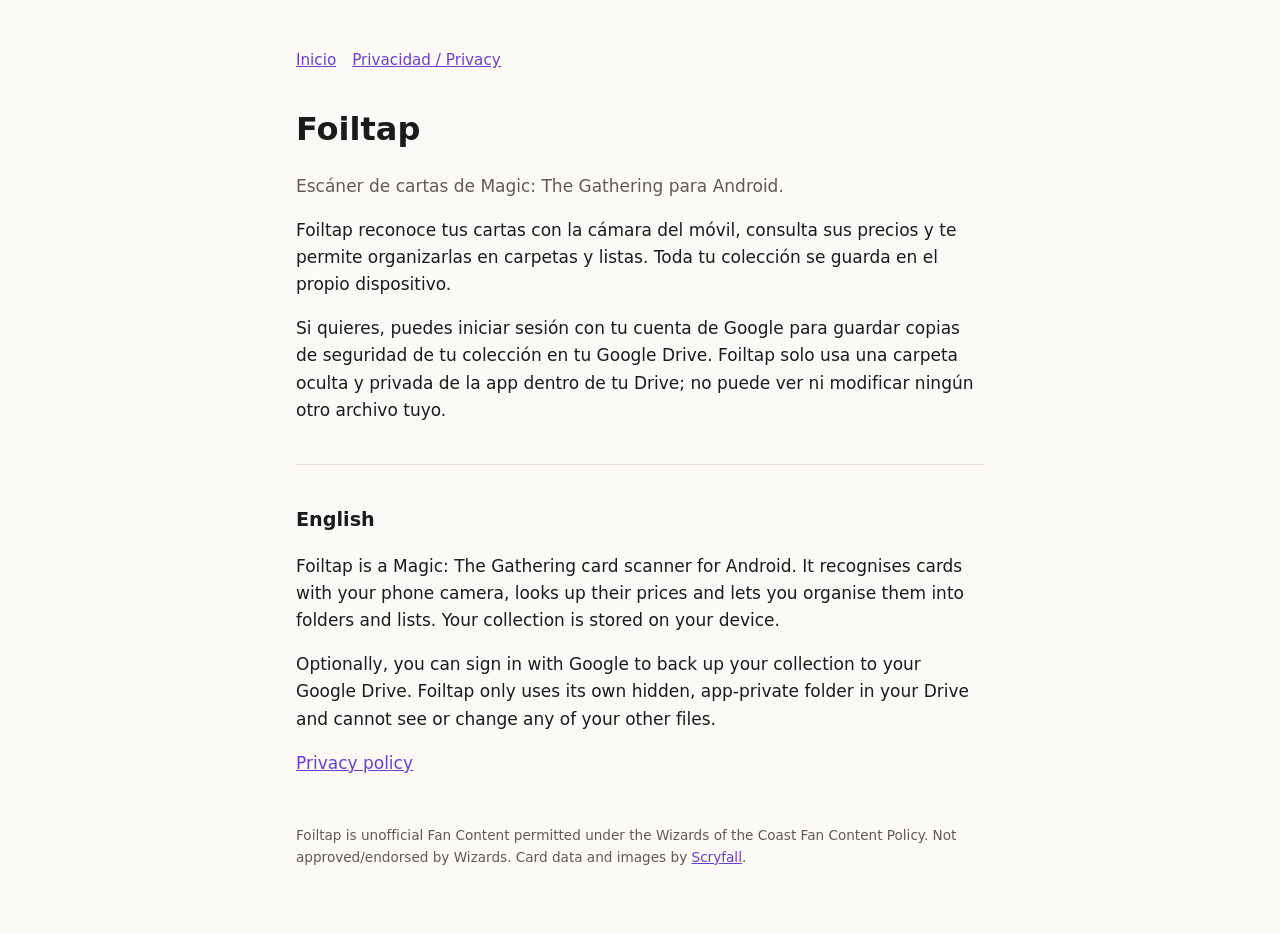
<file: index.html>
<!doctype html>
<html lang="es">
<head>
<meta charset="utf-8"><meta name="viewport" content="width=device-width,initial-scale=1">
<title>Foiltap</title>
<meta name="description" content="Foiltap: escanea y organiza tu colección de cartas de Magic: The Gathering.">
<link rel="stylesheet" href="style.css">
</head>
<body><main>
<nav><a href="./">Inicio</a><a href="privacy.html">Privacidad / Privacy</a></nav>
<h1>Foiltap</h1>
<p class="muted">Escáner de cartas de Magic: The Gathering para Android.</p>
<p>Foiltap reconoce tus cartas con la cámara del móvil, consulta sus precios y te permite organizarlas en carpetas y listas. Toda tu colección se guarda en el propio dispositivo.</p>
<p>Si quieres, puedes iniciar sesión con tu cuenta de Google para guardar copias de seguridad de tu colección en tu Google Drive. Foiltap solo usa una carpeta oculta y privada de la app dentro de tu Drive; no puede ver ni modificar ningún otro archivo tuyo.</p>
<hr>
<h2>English</h2>
<p>Foiltap is a Magic: The Gathering card scanner for Android. It recognises cards with your phone camera, looks up their prices and lets you organise them into folders and lists. Your collection is stored on your device.</p>
<p>Optionally, you can sign in with Google to back up your collection to your Google Drive. Foiltap only uses its own hidden, app-private folder in your Drive and cannot see or change any of your other files.</p>
<p><a href="privacy.html">Privacy policy</a></p>
<footer>Foiltap is unofficial Fan Content permitted under the Wizards of the Coast Fan Content Policy. Not approved/endorsed by Wizards. Card data and images by <a href="https://scryfall.com">Scryfall</a>.</footer>
</main></body>
</html>
</file>
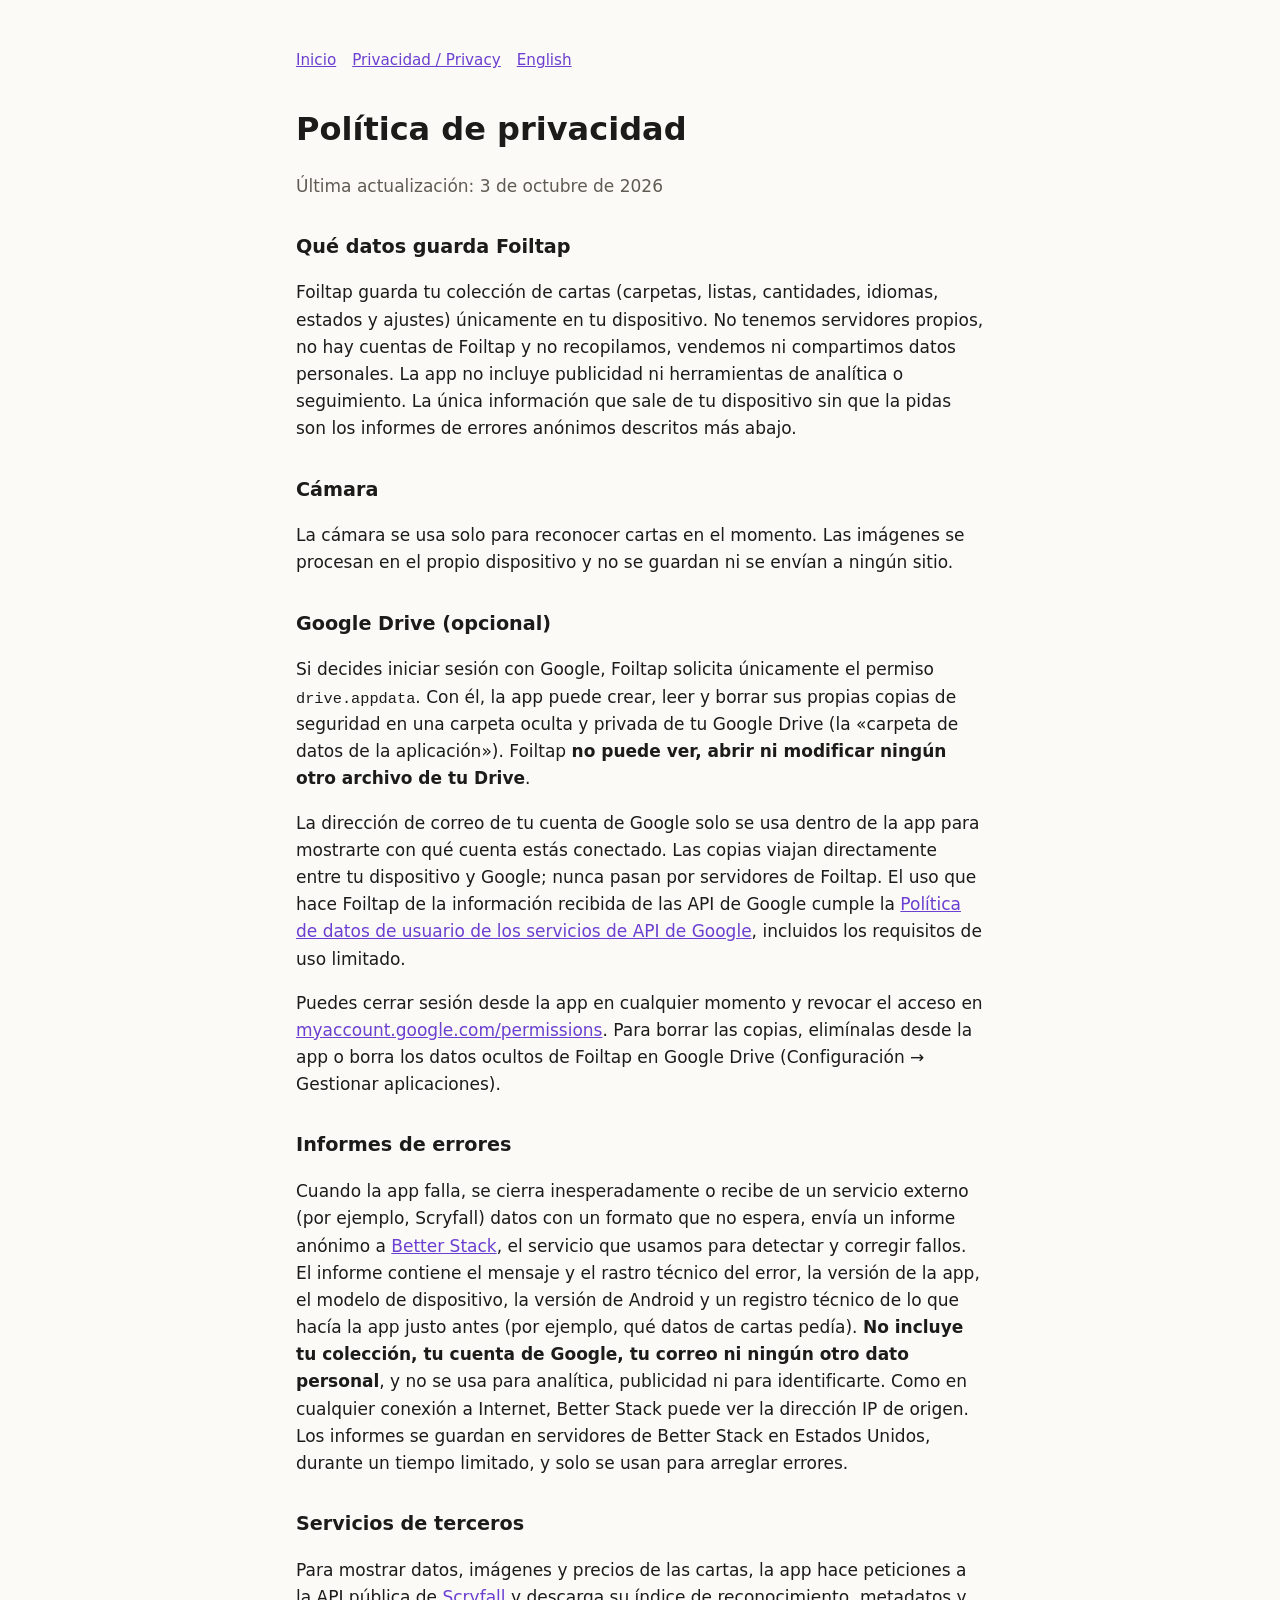
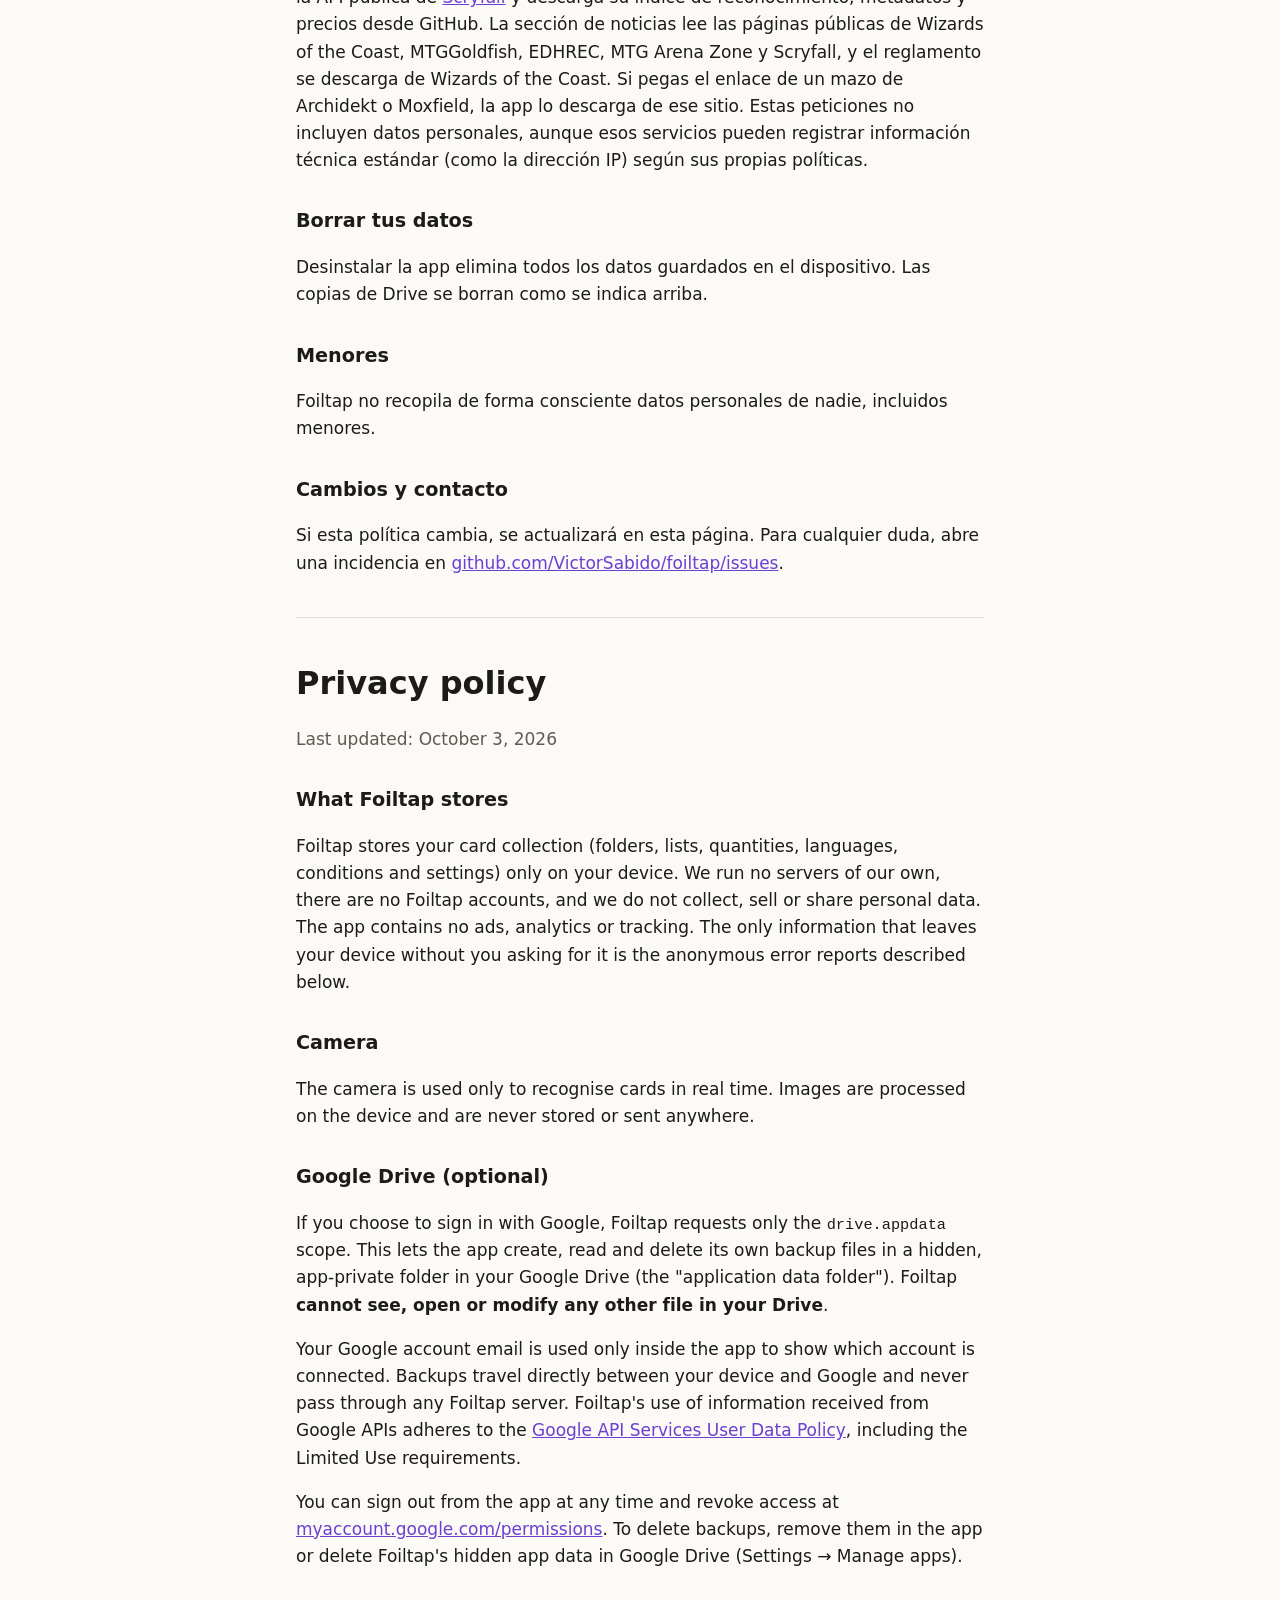
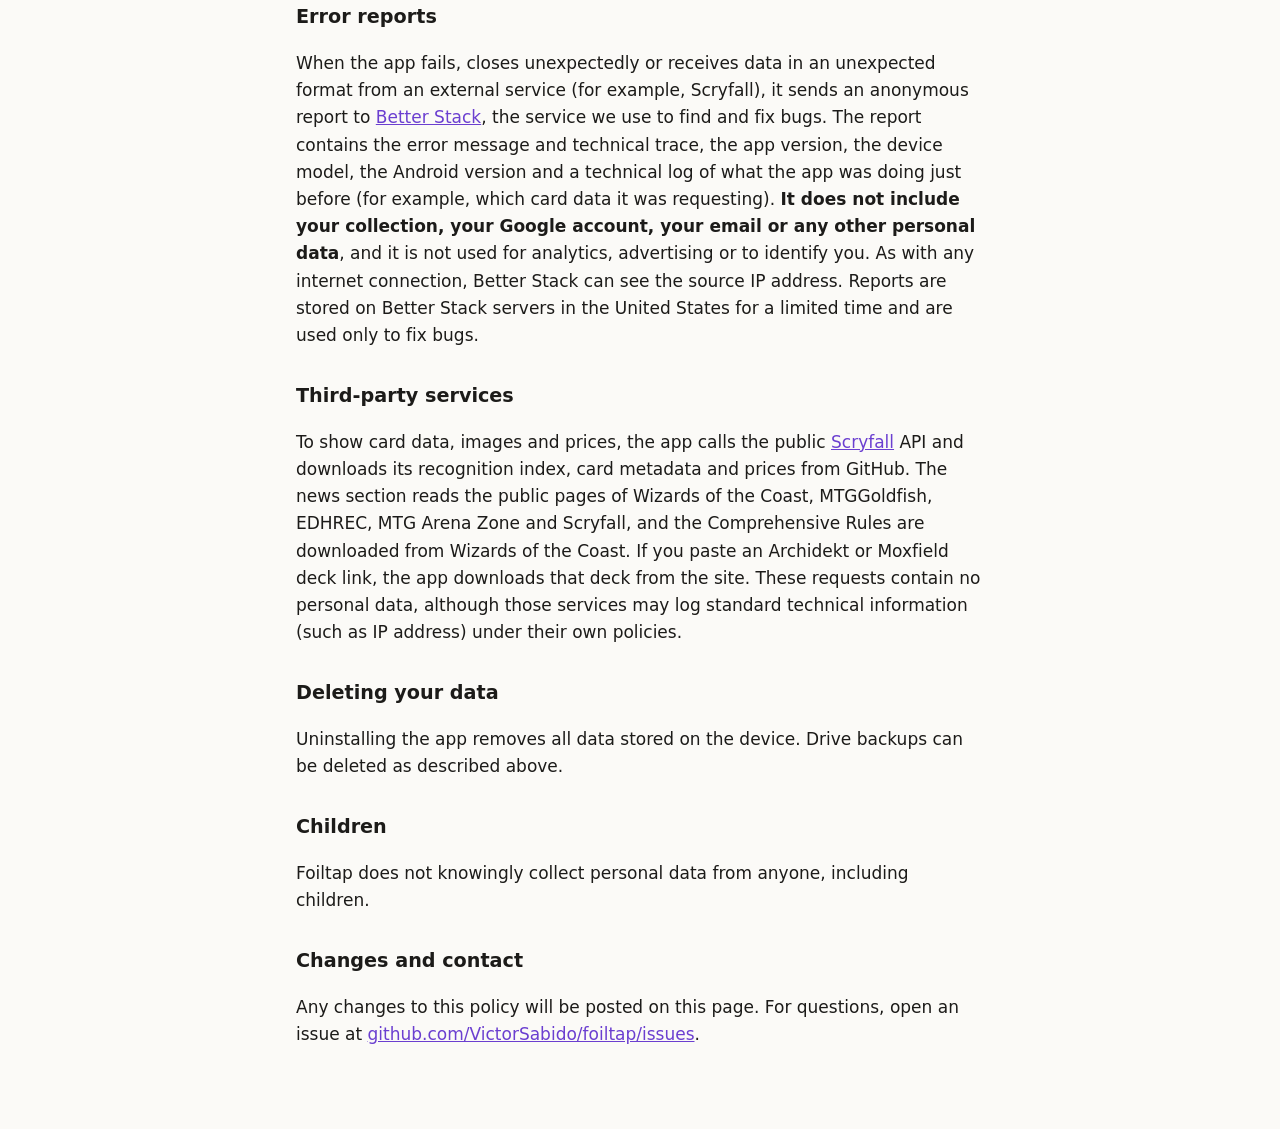
<file: privacy.html>
<!doctype html>
<html lang="es">
<head>
<meta charset="utf-8"><meta name="viewport" content="width=device-width,initial-scale=1">
<title>Foiltap Privacy</title>
<meta name="description" content="Política de privacidad de Foiltap / Foiltap privacy policy.">
<link rel="stylesheet" href="style.css">
</head>
<body><main>
<nav><a href="./">Inicio</a><a href="privacy.html">Privacidad / Privacy</a><a href="#en">English</a></nav>
<h1>Política de privacidad</h1>
<p class="muted">Última actualización: 3 de octubre de 2026</p>

<h2>Qué datos guarda Foiltap</h2>
<p>Foiltap guarda tu colección de cartas (carpetas, listas, cantidades, idiomas, estados y ajustes) únicamente en tu dispositivo. No tenemos servidores propios, no hay cuentas de Foiltap y no recopilamos, vendemos ni compartimos datos personales. La app no incluye publicidad ni herramientas de analítica o seguimiento. La única información que sale de tu dispositivo sin que la pidas son los informes de errores anónimos descritos más abajo.</p>

<h2>Cámara</h2>
<p>La cámara se usa solo para reconocer cartas en el momento. Las imágenes se procesan en el propio dispositivo y no se guardan ni se envían a ningún sitio.</p>

<h2>Google Drive (opcional)</h2>
<p>Si decides iniciar sesión con Google, Foiltap solicita únicamente el permiso <code>drive.appdata</code>. Con él, la app puede crear, leer y borrar sus propias copias de seguridad en una carpeta oculta y privada de tu Google Drive (la «carpeta de datos de la aplicación»). Foiltap <strong>no puede ver, abrir ni modificar ningún otro archivo de tu Drive</strong>.</p>
<p>La dirección de correo de tu cuenta de Google solo se usa dentro de la app para mostrarte con qué cuenta estás conectado. Las copias viajan directamente entre tu dispositivo y Google; nunca pasan por servidores de Foiltap. El uso que hace Foiltap de la información recibida de las API de Google cumple la <a href="https://developers.google.com/terms/api-services-user-data-policy">Política de datos de usuario de los servicios de API de Google</a>, incluidos los requisitos de uso limitado.</p>
<p>Puedes cerrar sesión desde la app en cualquier momento y revocar el acceso en <a href="https://myaccount.google.com/permissions">myaccount.google.com/permissions</a>. Para borrar las copias, elimínalas desde la app o borra los datos ocultos de Foiltap en Google Drive (Configuración → Gestionar aplicaciones).</p>

<h2>Informes de errores</h2>
<p>Cuando la app falla, se cierra inesperadamente o recibe de un servicio externo (por ejemplo, Scryfall) datos con un formato que no espera, envía un informe anónimo a <a href="https://betterstack.com">Better Stack</a>, el servicio que usamos para detectar y corregir fallos. El informe contiene el mensaje y el rastro técnico del error, la versión de la app, el modelo de dispositivo, la versión de Android y un registro técnico de lo que hacía la app justo antes (por ejemplo, qué datos de cartas pedía). <strong>No incluye tu colección, tu cuenta de Google, tu correo ni ningún otro dato personal</strong>, y no se usa para analítica, publicidad ni para identificarte. Como en cualquier conexión a Internet, Better Stack puede ver la dirección IP de origen. Los informes se guardan en servidores de Better Stack en Estados Unidos, durante un tiempo limitado, y solo se usan para arreglar errores.</p>

<h2>Servicios de terceros</h2>
<p>Para mostrar datos, imágenes y precios de las cartas, la app hace peticiones a la API pública de <a href="https://scryfall.com">Scryfall</a> y descarga su índice de reconocimiento, metadatos y precios desde GitHub. La sección de noticias lee las páginas públicas de Wizards of the Coast, MTGGoldfish, EDHREC, MTG Arena Zone y Scryfall, y el reglamento se descarga de Wizards of the Coast. Si pegas el enlace de un mazo de Archidekt o Moxfield, la app lo descarga de ese sitio. Estas peticiones no incluyen datos personales, aunque esos servicios pueden registrar información técnica estándar (como la dirección IP) según sus propias políticas.</p>

<h2>Borrar tus datos</h2>
<p>Desinstalar la app elimina todos los datos guardados en el dispositivo. Las copias de Drive se borran como se indica arriba.</p>

<h2>Menores</h2>
<p>Foiltap no recopila de forma consciente datos personales de nadie, incluidos menores.</p>

<h2>Cambios y contacto</h2>
<p>Si esta política cambia, se actualizará en esta página. Para cualquier duda, abre una incidencia en <a href="https://github.com/VictorSabido/foiltap/issues">github.com/VictorSabido/foiltap/issues</a>.</p>

<hr>

<h1 id="en">Privacy policy</h1>
<p class="muted">Last updated: October 3, 2026</p>

<h2>What Foiltap stores</h2>
<p>Foiltap stores your card collection (folders, lists, quantities, languages, conditions and settings) only on your device. We run no servers of our own, there are no Foiltap accounts, and we do not collect, sell or share personal data. The app contains no ads, analytics or tracking. The only information that leaves your device without you asking for it is the anonymous error reports described below.</p>

<h2>Camera</h2>
<p>The camera is used only to recognise cards in real time. Images are processed on the device and are never stored or sent anywhere.</p>

<h2>Google Drive (optional)</h2>
<p>If you choose to sign in with Google, Foiltap requests only the <code>drive.appdata</code> scope. This lets the app create, read and delete its own backup files in a hidden, app-private folder in your Google Drive (the "application data folder"). Foiltap <strong>cannot see, open or modify any other file in your Drive</strong>.</p>
<p>Your Google account email is used only inside the app to show which account is connected. Backups travel directly between your device and Google and never pass through any Foiltap server. Foiltap's use of information received from Google APIs adheres to the <a href="https://developers.google.com/terms/api-services-user-data-policy">Google API Services User Data Policy</a>, including the Limited Use requirements.</p>
<p>You can sign out from the app at any time and revoke access at <a href="https://myaccount.google.com/permissions">myaccount.google.com/permissions</a>. To delete backups, remove them in the app or delete Foiltap's hidden app data in Google Drive (Settings → Manage apps).</p>

<h2>Error reports</h2>
<p>When the app fails, closes unexpectedly or receives data in an unexpected format from an external service (for example, Scryfall), it sends an anonymous report to <a href="https://betterstack.com">Better Stack</a>, the service we use to find and fix bugs. The report contains the error message and technical trace, the app version, the device model, the Android version and a technical log of what the app was doing just before (for example, which card data it was requesting). <strong>It does not include your collection, your Google account, your email or any other personal data</strong>, and it is not used for analytics, advertising or to identify you. As with any internet connection, Better Stack can see the source IP address. Reports are stored on Better Stack servers in the United States for a limited time and are used only to fix bugs.</p>

<h2>Third-party services</h2>
<p>To show card data, images and prices, the app calls the public <a href="https://scryfall.com">Scryfall</a> API and downloads its recognition index, card metadata and prices from GitHub. The news section reads the public pages of Wizards of the Coast, MTGGoldfish, EDHREC, MTG Arena Zone and Scryfall, and the Comprehensive Rules are downloaded from Wizards of the Coast. If you paste an Archidekt or Moxfield deck link, the app downloads that deck from the site. These requests contain no personal data, although those services may log standard technical information (such as IP address) under their own policies.</p>

<h2>Deleting your data</h2>
<p>Uninstalling the app removes all data stored on the device. Drive backups can be deleted as described above.</p>

<h2>Children</h2>
<p>Foiltap does not knowingly collect personal data from anyone, including children.</p>

<h2>Changes and contact</h2>
<p>Any changes to this policy will be posted on this page. For questions, open an issue at <a href="https://github.com/VictorSabido/foiltap/issues">github.com/VictorSabido/foiltap/issues</a>.</p>
</main></body>
</html>
</file>
<file: style.css>
:root{--bg:#fbfaf7;--fg:#1c1b19;--muted:#5f5b53;--accent:#6b3fd0;--line:#e4e0d8}
@media (prefers-color-scheme:dark){:root{--bg:#141312;--fg:#ecebe7;--muted:#a6a199;--accent:#b49af0;--line:#2c2a27}}
*{box-sizing:border-box}
body{margin:0;background:var(--bg);color:var(--fg);font:17px/1.6 system-ui,-apple-system,"Segoe UI",Roboto,sans-serif}
main{max-width:720px;margin:0 auto;padding:48px 16px 64px}
h1{font-size:2rem;margin:0 0 .25rem}
h2{font-size:1.2rem;margin:2rem 0 .5rem}
.muted{color:var(--muted)}
a{color:var(--accent)}
nav{display:flex;gap:16px;margin-bottom:32px;font-size:.95rem}
hr{border:0;border-top:1px solid var(--line);margin:40px 0}
code{font-size:.9em}
footer{margin-top:48px;font-size:.85rem;color:var(--muted)}
</file>
